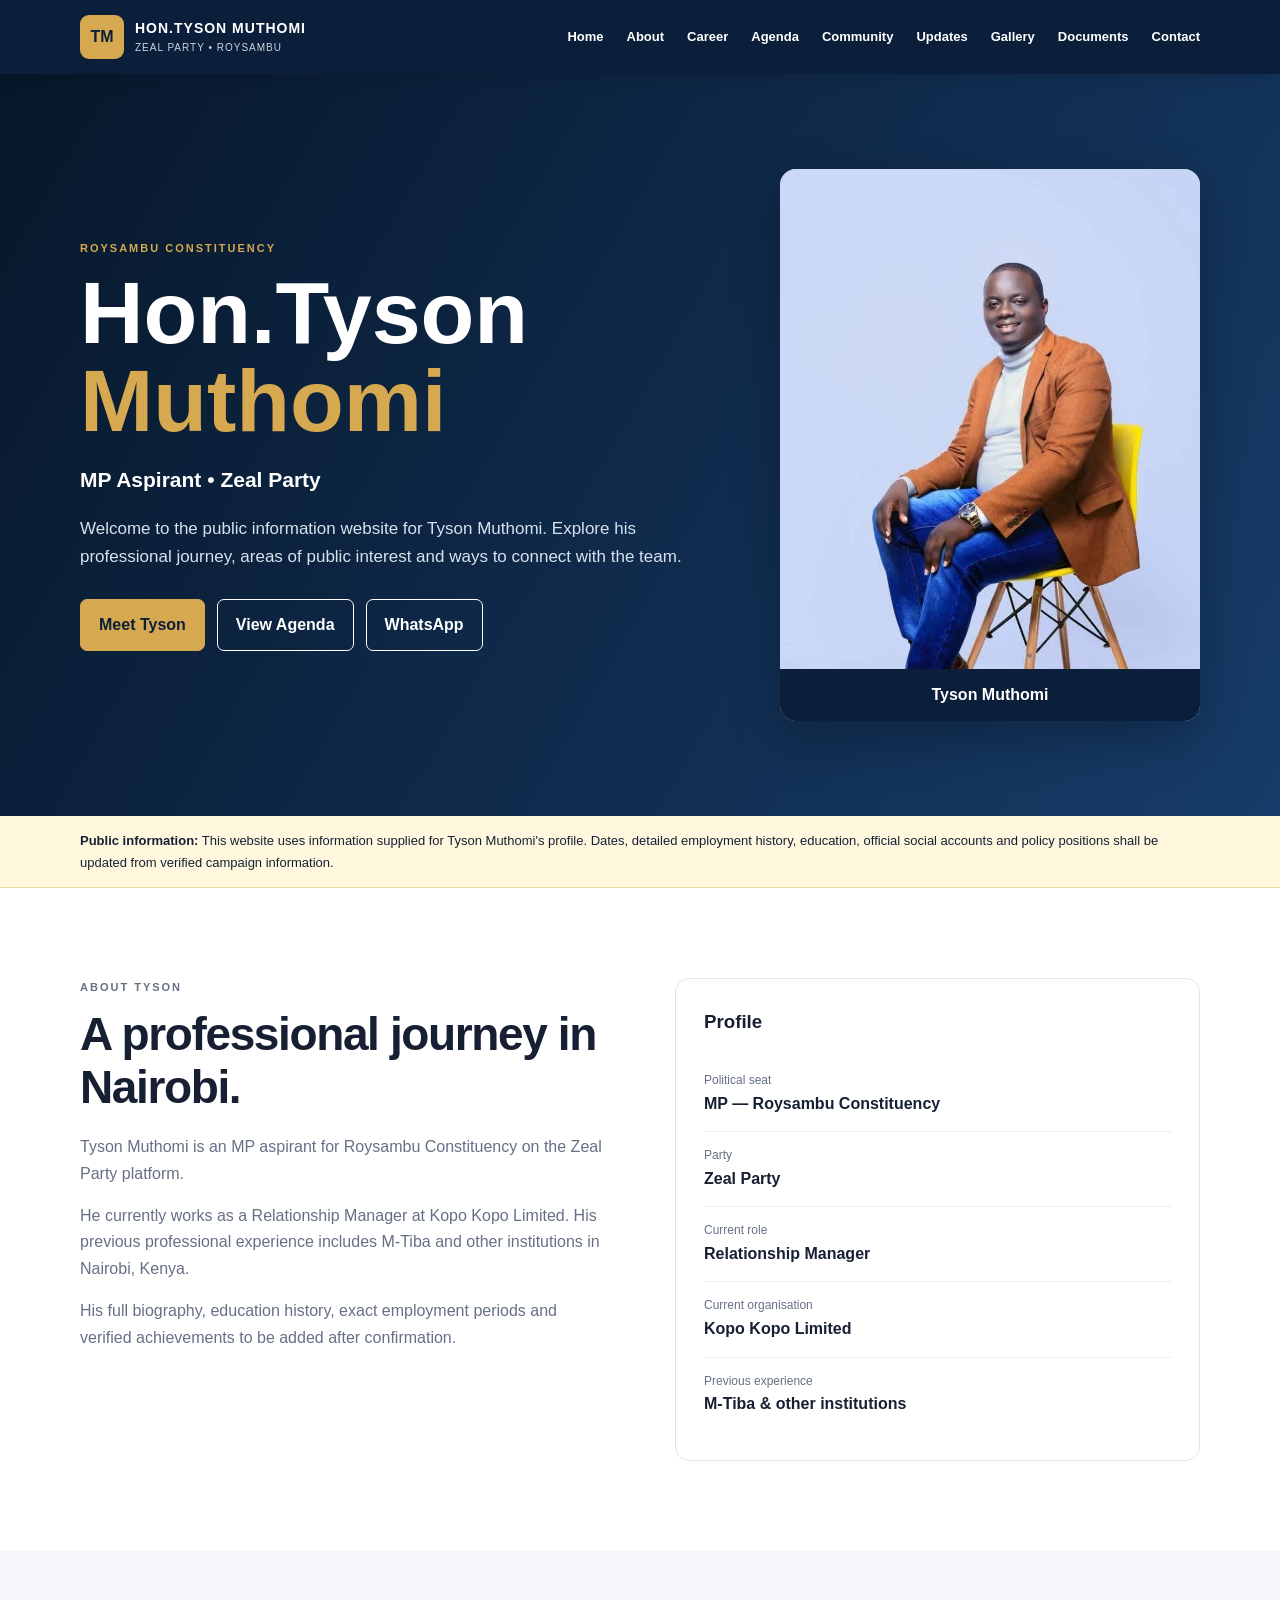
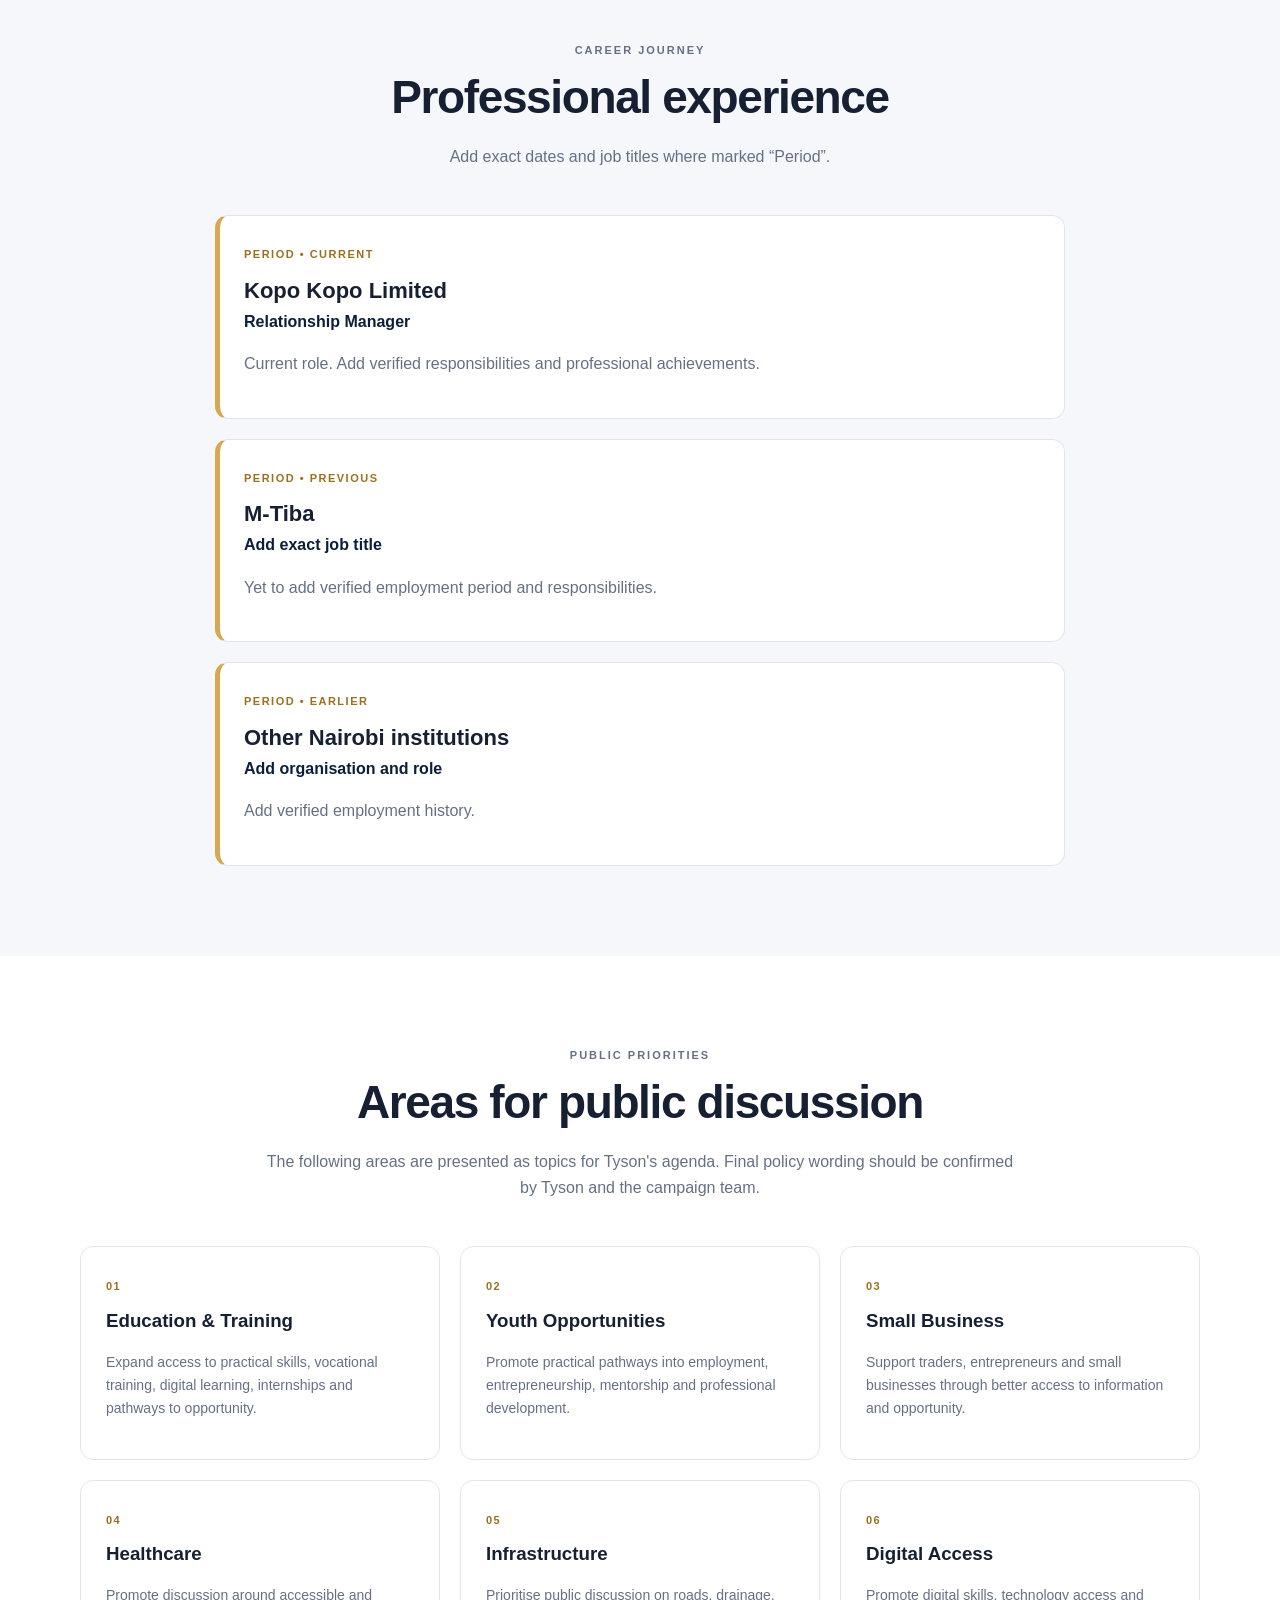
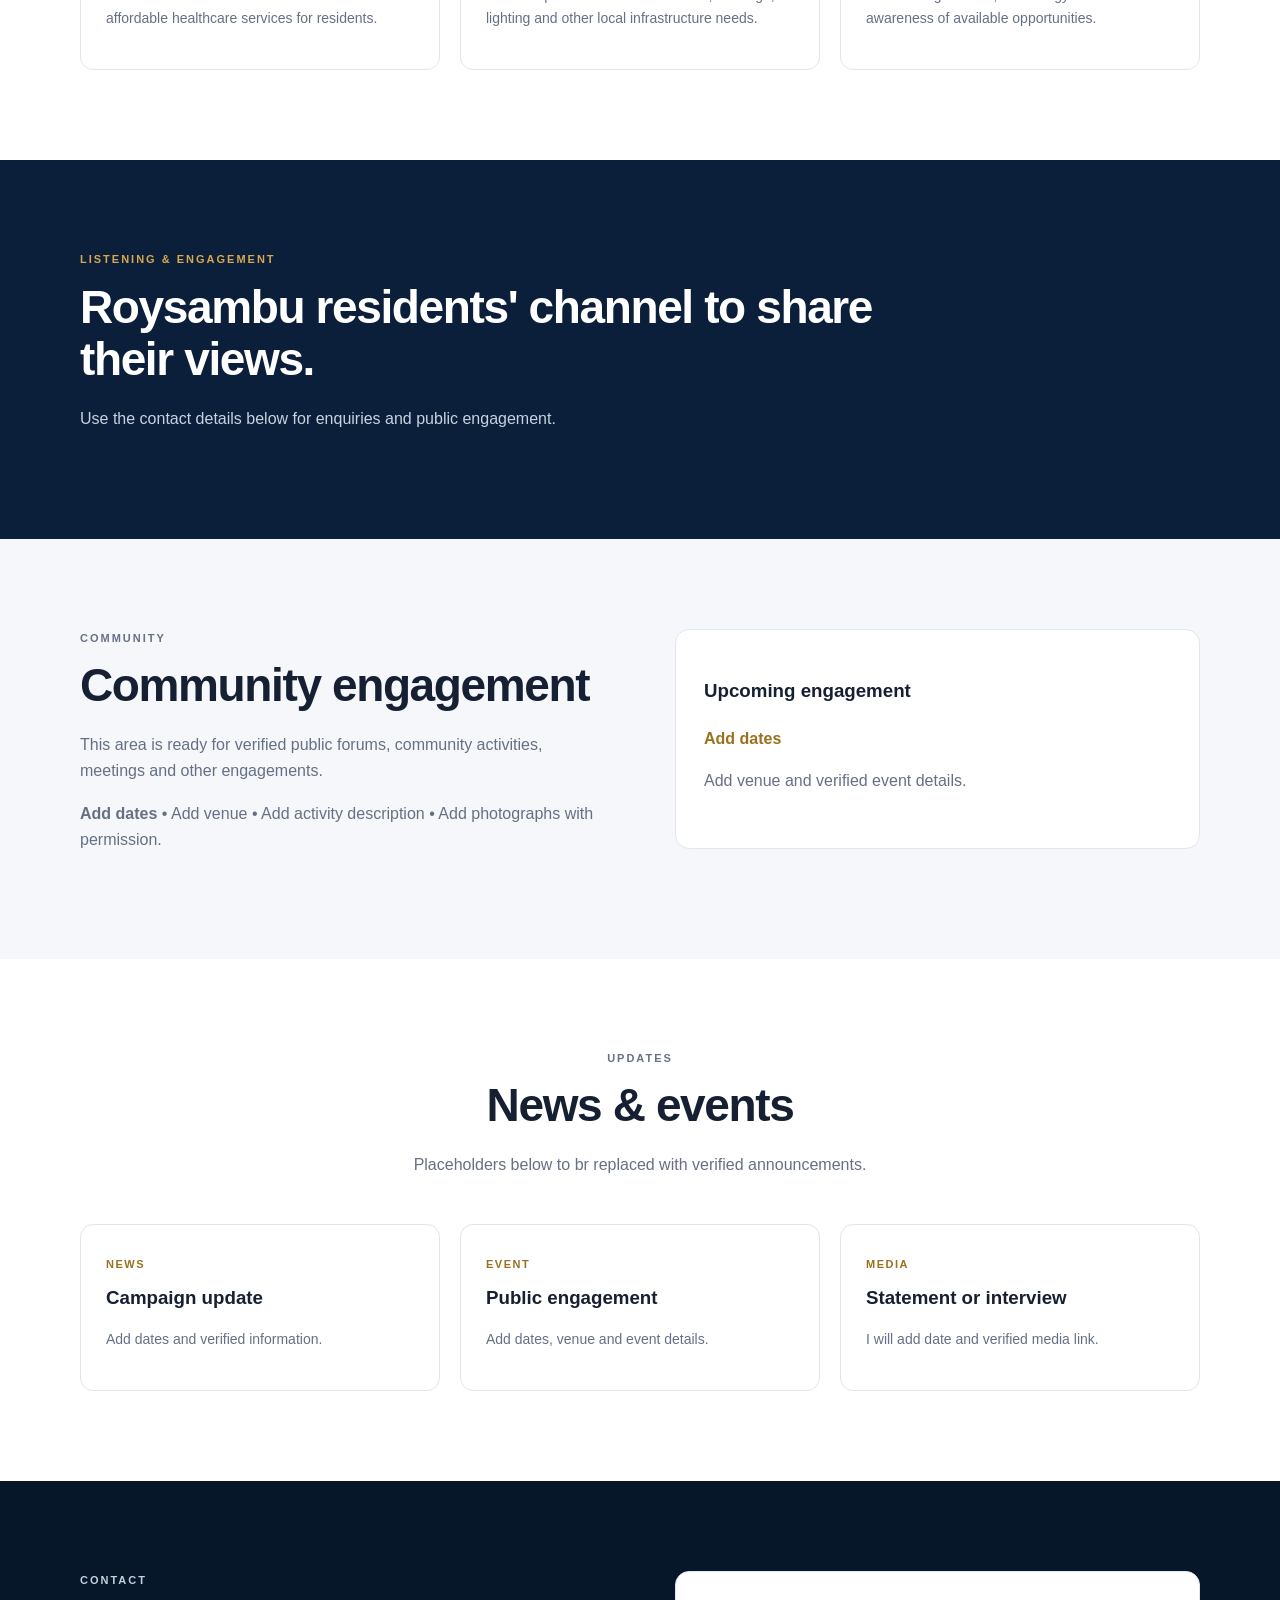
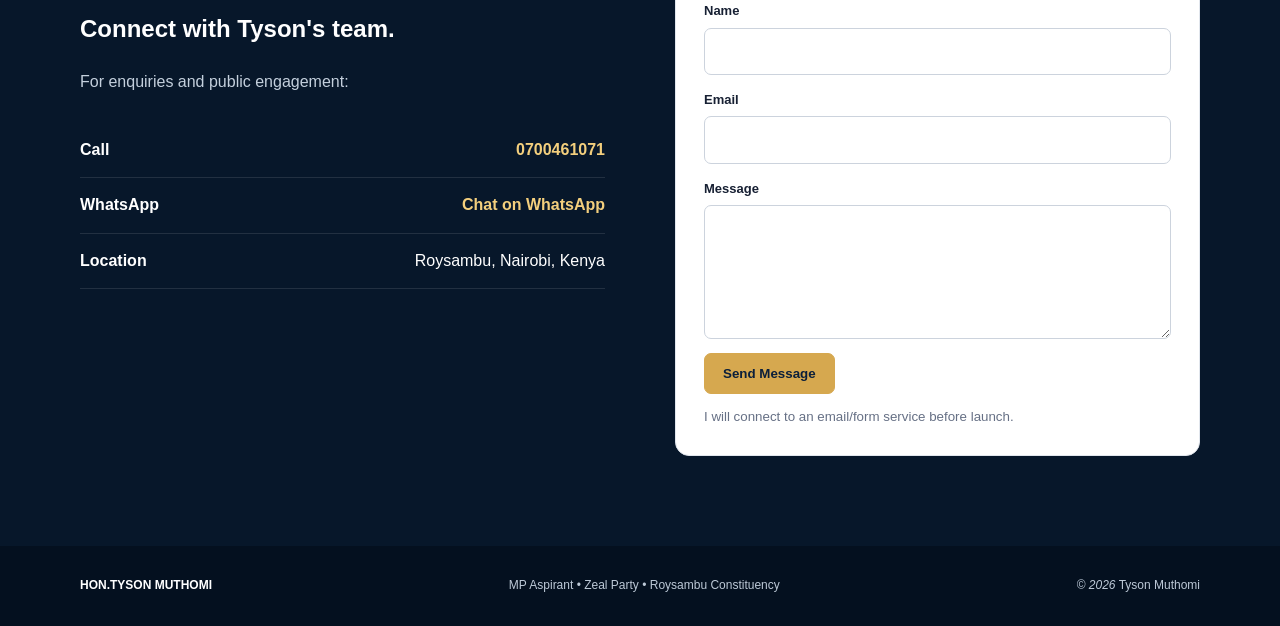
<file: index.html>
<!DOCTYPE html>
<html lang="en">
<head>
<meta charset="UTF-8">
<meta name="viewport" content="width=device-width, initial-scale=1.0">
<meta name="description" content="Tyson Muthomi — MP Aspirant for Roysambu Constituency, Zeal Party.">
<meta name="theme-color" content="#0b1f3a">
<title>Hon.Tyson Muthomi | Roysambu Constituency</title>
<link rel="stylesheet" href="styles.css">
</head>
<body>
<header class="header">
  <div class="container nav-wrap">
    <a class="brand" href="#home"><span class="logo">TM</span><span><b>HON.TYSON MUTHOMI</b><small>ZEAL PARTY • ROYSAMBU</small></span></a>
    <button class="menu" id="menu" aria-label="Open menu">☰</button>
    <nav id="nav"><a href="#home">Home</a><a href="#about">About</a><a href="#career">Career</a><a href="#agenda">Agenda</a><a href="#community">Community</a><a href="updates.html">Updates</a><a href="gallery.html">Gallery</a><a href="documents.html">Documents</a><a href="#contact">Contact</a></nav>
  </div>
</header>

<main>
<section class="hero" id="home">
  <div class="container hero-grid">
    <div class="hero-copy">
      <p class="eyebrow">ROYSAMBU CONSTITUENCY</p>
      <h1>Hon.Tyson <span>Muthomi</span></h1>
      <h2>MP Aspirant • Zeal Party</h2>
      <p class="lead">Welcome to the public information website for Tyson Muthomi. Explore his professional journey, areas of public interest and ways to connect with the team.</p>
      <div class="actions"><a class="btn primary" href="#about">Meet Tyson</a><a class="btn outline" href="#agenda">View Agenda</a><a class="btn outline" href="https://wa.me/254700461071?text=Hello%20Tyson%20Muthomi" target="_blank" rel="noopener">WhatsApp</a></div>
    </div>
    <div class="hero-photo"><img src="tyson-muthomi.jpg" alt="Tyson Muthomi"><div class="photo-caption">Tyson Muthomi</div></div>
  </div>
</section>

<section class="notice"><div class="container"><strong>Public information:</strong> This website uses information supplied for Tyson Muthomi's profile. Dates, detailed employment history, education, official social accounts and policy positions shall be updated from verified campaign information.</div></section>

<section class="section" id="about"><div class="container two-col">
  <div><p class="eyebrow">ABOUT TYSON</p><h2>A professional journey in Nairobi.</h2>
  <p>Tyson Muthomi is an MP aspirant for Roysambu Constituency on the Zeal Party platform.</p>
  <p>He currently works as a Relationship Manager at Kopo Kopo Limited. His previous professional experience includes M-Tiba and other institutions in Nairobi, Kenya.</p>
  <p>His full biography, education history, exact employment periods and verified achievements to be added after confirmation.</p></div>
  <aside class="profile-card"><h3>Profile</h3><div><span>Political seat</span><b>MP — Roysambu Constituency</b></div><div><span>Party</span><b>Zeal Party</b></div><div><span>Current role</span><b>Relationship Manager</b></div><div><span>Current organisation</span><b>Kopo Kopo Limited</b></div><div><span>Previous experience</span><b>M-Tiba & other institutions</b></div></aside>
</div></section>

<section class="section alt" id="career"><div class="container"><div class="heading"><p class="eyebrow">CAREER JOURNEY</p><h2>Professional experience</h2><p>Add exact dates and job titles where marked “Period”.</p></div>
<div class="timeline">
<article><span>PERIOD • CURRENT</span><h3>Kopo Kopo Limited</h3><h4>Relationship Manager</h4><p>Current role. Add verified responsibilities and professional achievements.</p></article>
<article><span>PERIOD • PREVIOUS</span><h3>M-Tiba</h3><h4>Add exact job title</h4><p>Yet to add verified employment period and responsibilities.</p></article>
<article><span>PERIOD • EARLIER</span><h3>Other Nairobi institutions</h3><h4>Add organisation and role</h4><p>Add verified employment history.</p></article>
</div></div></section>

<section class="section" id="agenda"><div class="container"><div class="heading"><p class="eyebrow">PUBLIC PRIORITIES</p><h2>Areas for public discussion</h2><p>The following areas are presented as topics for Tyson's agenda. Final policy wording should be confirmed by Tyson and the campaign team.</p></div>
<div class="cards">
<article><span>01</span><h3>Education & Training</h3><p>Expand access to practical skills, vocational training, digital learning, internships and pathways to opportunity.</p></article>
<article><span>02</span><h3>Youth Opportunities</h3><p>Promote practical pathways into employment, entrepreneurship, mentorship and professional development.</p></article>
<article><span>03</span><h3>Small Business</h3><p>Support traders, entrepreneurs and small businesses through better access to information and opportunity.</p></article>
<article><span>04</span><h3>Healthcare</h3><p>Promote discussion around accessible and affordable healthcare services for residents.</p></article>
<article><span>05</span><h3>Infrastructure</h3><p>Prioritise public discussion on roads, drainage, lighting and other local infrastructure needs.</p></article>
<article><span>06</span><h3>Digital Access</h3><p>Promote digital skills, technology access and awareness of available opportunities.</p></article>
</div></div></section>

<section class="quote"><div class="container"><p class="eyebrow">LISTENING & ENGAGEMENT</p><h2>Roysambu residents' channel to share their views.</h2><p>Use the contact details below for enquiries and public engagement.</p></div></section>

<section class="section alt" id="community"><div class="container two-col"><div><p class="eyebrow">COMMUNITY</p><h2>Community engagement</h2><p>This area is ready for verified public forums, community activities, meetings and other engagements.</p><p><b>Add dates</b> • Add venue • Add activity description • Add photographs with permission.</p></div><aside class="empty"><h3>Upcoming engagement</h3><strong>Add dates</strong><p>Add venue and verified event details.</p></aside></div></section>

<section class="section" id="updates"><div class="container"><div class="heading"><p class="eyebrow">UPDATES</p><h2>News & events</h2><p>Placeholders below to br replaced with verified announcements.</p></div><div class="cards three"><article><span>NEWS</span><h3>Campaign update</h3><p>Add dates and verified information.</p></article><article><span>EVENT</span><h3>Public engagement</h3><p>Add dates, venue and event details.</p></article><article><span>MEDIA</span><h3>Statement or interview</h3><p>I will add date and verified media link.</p></article></div></div></section>

<section class="contact" id="contact"><div class="container two-col"><div><p class="eyebrow light">CONTACT</p><h2>Connect with Tyson's team.</h2><p>For enquiries and public engagement:</p><div class="contact-list"><div><b>Call</b><a href="tel:0700461071">0700461071</a></div><div><b>WhatsApp</b><a href="https://wa.me/254700461071?text=Hello%20Tyson%20Muthomi" target="_blank" rel="noopener">Chat on WhatsApp</a></div><div><b>Location</b><span>Roysambu, Nairobi, Kenya</span></div></div></div>
<form id="form"><label>Name<input required type="text" name="name"></label><label>Email<input required type="email" name="email"></label><label>Message<textarea required rows="5" name="message"></textarea></label><button class="btn primary" type="submit">Send Message</button><small id="form-note">I will connect to an email/form service before launch.</small></form></div></section>
</main>
<footer><div class="container footer"><b>HON.TYSON MUTHOMI</b><span>MP Aspirant • Zeal Party • Roysambu Constituency</span><span>© <i id="year"></i> Tyson Muthomi</span></div></footer>
<script src="script.js"></script>
</body></html>
</file>
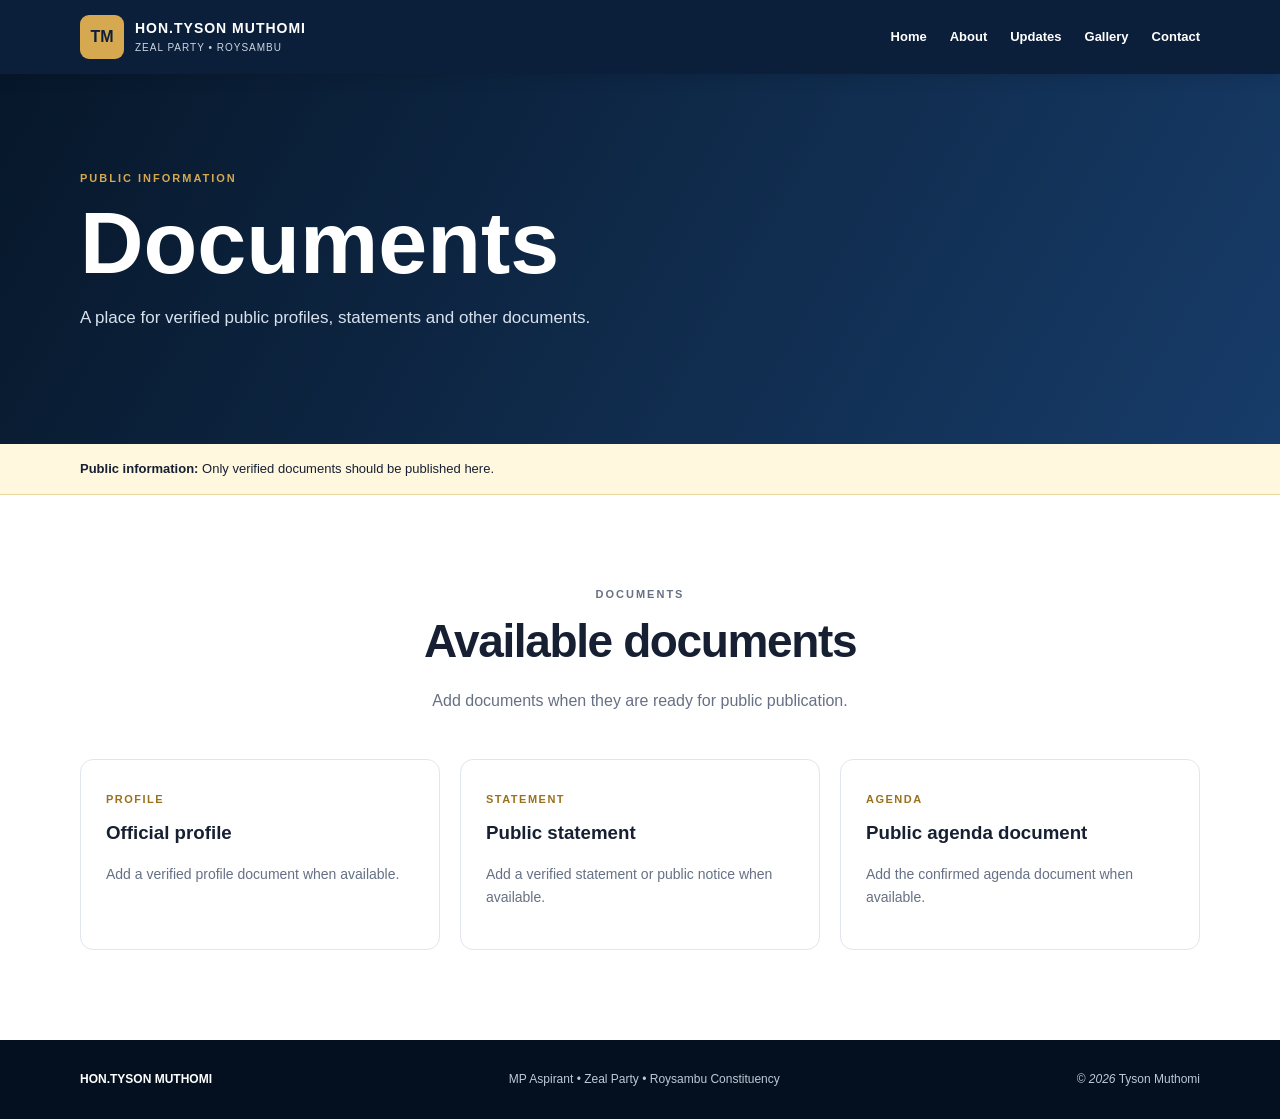
<file: documents.html>
<!DOCTYPE html>
<html lang="en"><head><meta charset="UTF-8"><meta name="viewport" content="width=device-width, initial-scale=1.0">
<meta name="description" content="Public documents and statements for Tyson Muthomi."><meta name="theme-color" content="#0b1f3a">
<title>Documents | Hon. Tyson Muthomi</title><link rel="stylesheet" href="styles.css"></head>
<body><header class="header"><div class="container nav-wrap">
<a class="brand" href="index.html"><span class="logo">TM</span><span><b>HON.TYSON MUTHOMI</b><small>ZEAL PARTY • ROYSAMBU</small></span></a>
<button class="menu" id="menu" aria-label="Open menu">☰</button><nav id="nav"><a href="index.html">Home</a><a href="index.html#about">About</a><a href="updates.html">Updates</a><a href="gallery.html">Gallery</a><a href="index.html#contact">Contact</a></nav>
</div></header><main>
<section class="hero"><div class="container"><p class="eyebrow">PUBLIC INFORMATION</p><h1>Documents</h1><p class="lead">A place for verified public profiles, statements and other documents.</p></div></section>
<section class="notice"><div class="container"><strong>Public information:</strong> Only verified documents should be published here.</div></section>
<section class="section"><div class="container"><div class="heading"><p class="eyebrow">DOCUMENTS</p><h2>Available documents</h2><p>Add documents when they are ready for public publication.</p></div>
<div class="cards"><article><span>PROFILE</span><h3>Official profile</h3><p>Add a verified profile document when available.</p></article>
<article><span>STATEMENT</span><h3>Public statement</h3><p>Add a verified statement or public notice when available.</p></article>
<article><span>AGENDA</span><h3>Public agenda document</h3><p>Add the confirmed agenda document when available.</p></article></div></div></section>
</main><footer><div class="container footer"><b>HON.TYSON MUTHOMI</b><span>MP Aspirant • Zeal Party • Roysambu Constituency</span><span>© <i id="year"></i> Tyson Muthomi</span></div></footer>
<script src="script.js"></script></body></html>
</file>
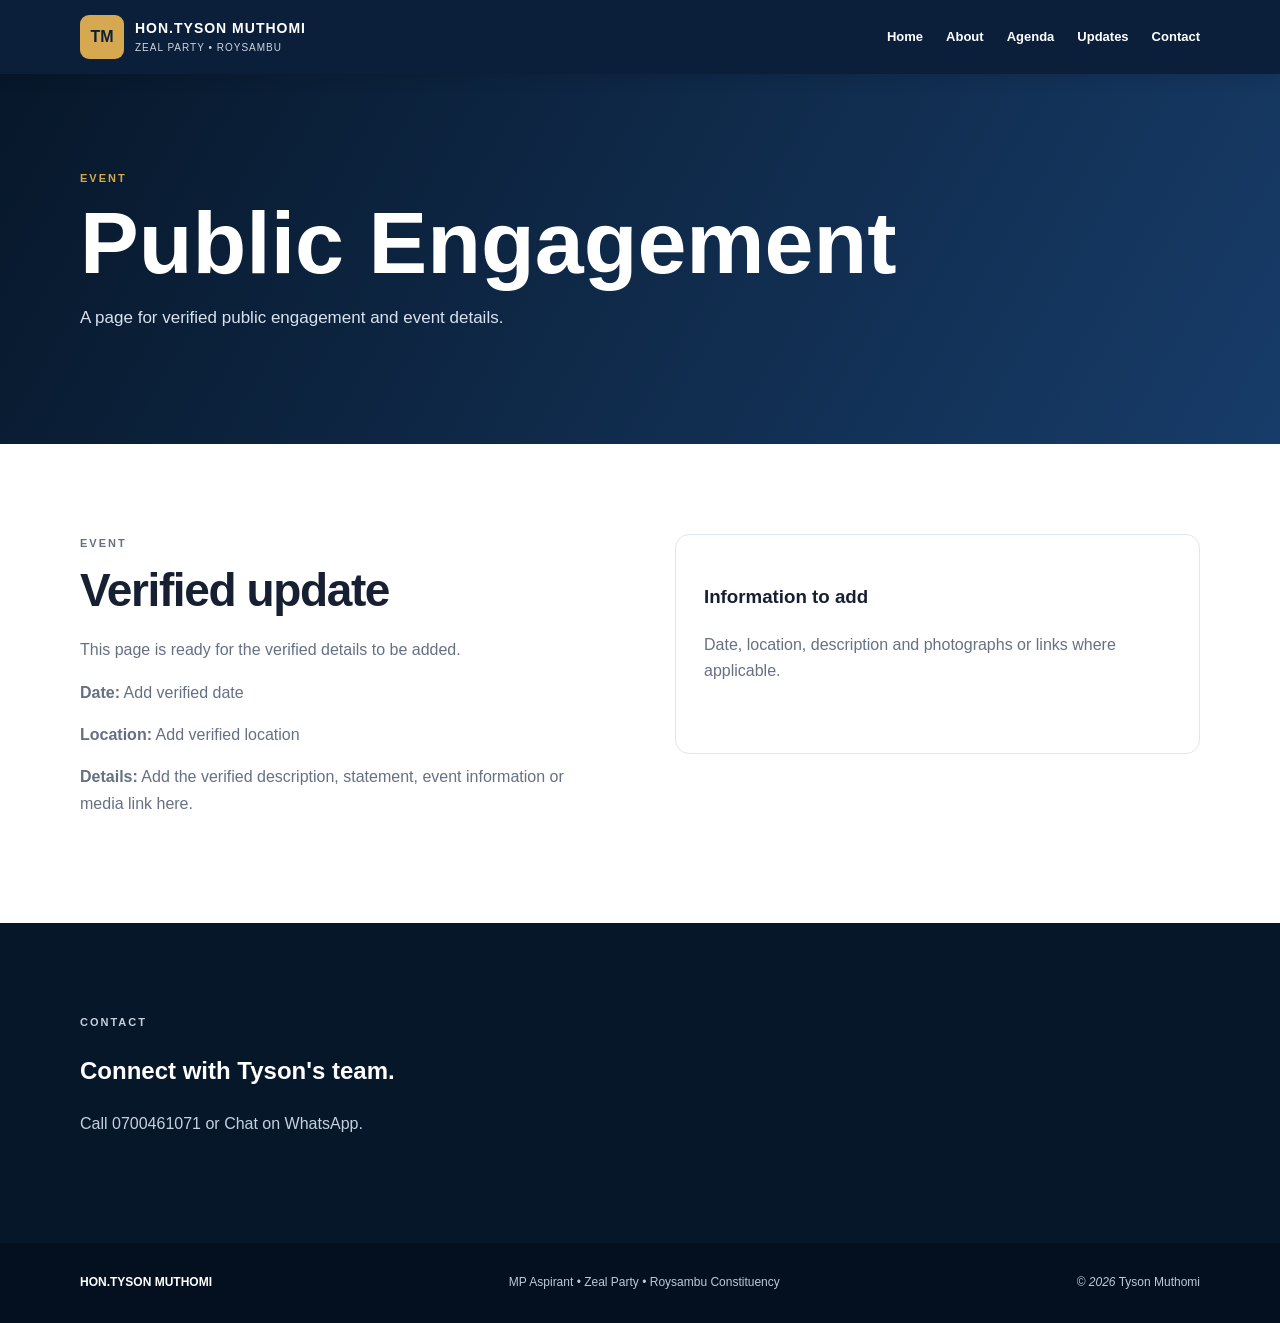
<file: events.html>
<!DOCTYPE html>
<html lang="en">
<head>
<meta charset="UTF-8">
<meta name="viewport" content="width=device-width, initial-scale=1.0">
<meta name="description" content="Public Engagement — Tyson Muthomi.">
<meta name="theme-color" content="#0b1f3a">
<title>Public Engagement | Hon. Tyson Muthomi</title>
<link rel="stylesheet" href="styles.css">
</head>
<body>
<header class="header">
  <div class="container nav-wrap">
    <a class="brand" href="index.html"><span class="logo">TM</span><span><b>HON.TYSON MUTHOMI</b><small>ZEAL PARTY • ROYSAMBU</small></span></a>
    <button class="menu" id="menu" aria-label="Open menu">☰</button>
    <nav id="nav"><a href="index.html">Home</a><a href="index.html#about">About</a><a href="index.html#agenda">Agenda</a><a href="updates.html">Updates</a><a href="index.html#contact">Contact</a></nav>
  </div>
</header>
<main>
<section class="hero"><div class="container"><p class="eyebrow">EVENT</p><h1>Public Engagement</h1><p class="lead">A page for verified public engagement and event details.</p></div></section>
<section class="section"><div class="container two-col">
  <div><p class="eyebrow">EVENT</p><h2>Verified update</h2><p>This page is ready for the verified details to be added.</p><p><b>Date:</b> Add verified date</p><p><b>Location:</b> Add verified location</p><p><b>Details:</b> Add the verified description, statement, event information or media link here.</p></div>
  <aside class="empty"><h3>Information to add</h3><p>Date, location, description and photographs or links where applicable.</p></aside>
</div></section>
<section class="contact"><div class="container"><p class="eyebrow light">CONTACT</p><h2>Connect with Tyson's team.</h2><p>Call <a href="tel:0700461071">0700461071</a> or <a href="https://wa.me/254700461071?text=Hello%20Tyson%20Muthomi" target="_blank" rel="noopener">Chat on WhatsApp</a>.</p></div></section>
</main>
<footer><div class="container footer"><b>HON.TYSON MUTHOMI</b><span>MP Aspirant • Zeal Party • Roysambu Constituency</span><span>© <i id="year"></i> Tyson Muthomi</span></div></footer>
<script src="script.js"></script>
</body></html>
</file>
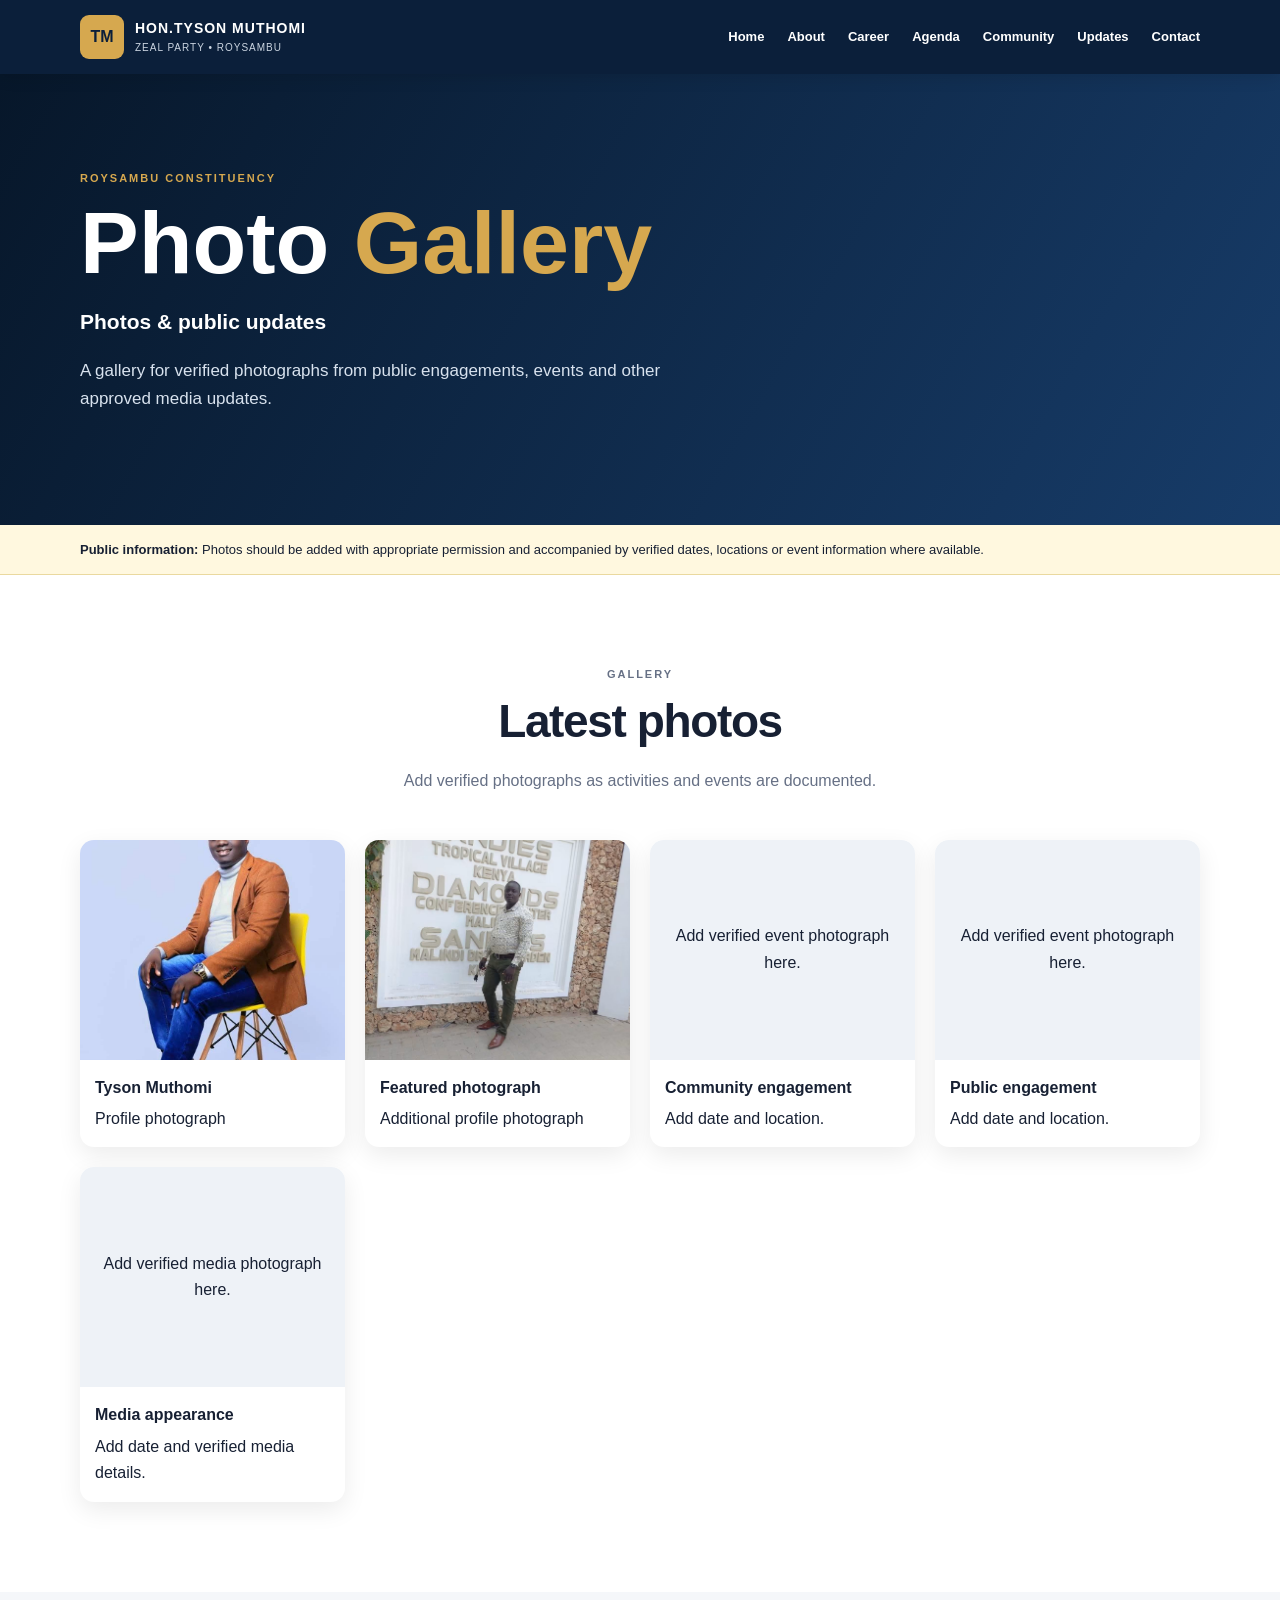
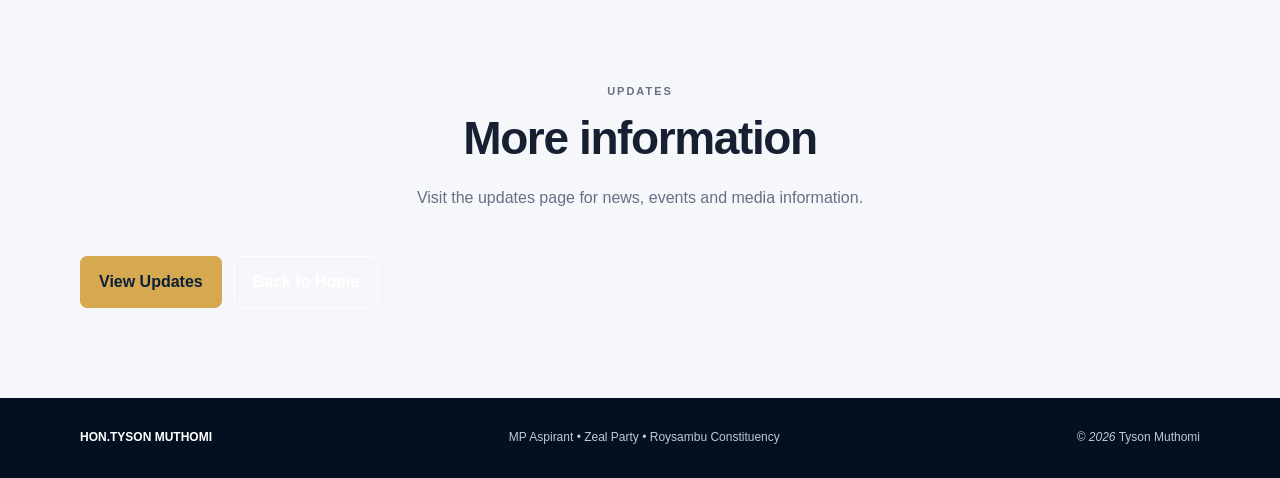
<file: gallery.html>
<!DOCTYPE html>
<html lang="en"><head>
<meta charset="UTF-8"><meta name="viewport" content="width=device-width, initial-scale=1.0">
<meta name="description" content="Photo gallery for Tyson Muthomi.">
<meta name="theme-color" content="#0b1f3a"><title>Photo Gallery | Hon. Tyson Muthomi</title>
<link rel="stylesheet" href="styles.css">
<style>
.gallery-grid{display:grid;grid-template-columns:repeat(auto-fit,minmax(220px,1fr));gap:20px}
.gallery-item{background:#fff;border-radius:14px;overflow:hidden;text-decoration:none;color:inherit;box-shadow:0 8px 24px rgba(0,0,0,.08)}
.gallery-item img{width:100%;height:220px;object-fit:cover;display:block}
.gallery-caption{padding:15px}.gallery-caption b{display:block;margin-bottom:5px}
.gallery-placeholder{min-height:220px;display:flex;align-items:center;justify-content:center;padding:20px;text-align:center;background:#eef2f7}
</style></head>
<body>
<header class="header"><div class="container nav-wrap">
<a class="brand" href="index.html"><span class="logo">TM</span><span><b>HON.TYSON MUTHOMI</b><small>ZEAL PARTY • ROYSAMBU</small></span></a>
<button class="menu" id="menu" aria-label="Open menu">☰</button>
<nav id="nav"><a href="index.html">Home</a><a href="index.html#about">About</a><a href="index.html#career">Career</a><a href="index.html#agenda">Agenda</a><a href="index.html#community">Community</a><a href="updates.html">Updates</a><a href="index.html#contact">Contact</a></nav>
</div></header>
<main>
<section class="hero"><div class="container"><p class="eyebrow">ROYSAMBU CONSTITUENCY</p><h1>Photo <span>Gallery</span></h1><h2>Photos & public updates</h2><p class="lead">A gallery for verified photographs from public engagements, events and other approved media updates.</p></div></section>
<section class="notice"><div class="container"><strong>Public information:</strong> Photos should be added with appropriate permission and accompanied by verified dates, locations or event information where available.</div></section>
<section class="section"><div class="container"><div class="heading"><p class="eyebrow">GALLERY</p><h2>Latest photos</h2><p>Add verified photographs as activities and events are documented.</p></div>
<div class="gallery-grid">
<a class="gallery-item" href="tyson-muthomi.jpg" target="_blank" rel="noopener"><img src="tyson-muthomi.jpg" alt="Tyson Muthomi"><div class="gallery-caption"><b>Tyson Muthomi</b><span>Profile photograph</span></div></a>
  <a class="gallery-item featured" href="muthomi.jpeg" target="_blank" rel="noopener">
  <img src="muthomi.jpeg" alt="Tyson Muthomi">
  <div class="gallery-caption">
    <b>Featured photograph</b>
    <span>Additional profile photograph</span>
  </div>
</a>
<div class="gallery-item"><div class="gallery-placeholder">Add verified event photograph here.</div><div class="gallery-caption"><b>Community engagement</b><span>Add date and location.</span></div></div>
<div class="gallery-item"><div class="gallery-placeholder">Add verified event photograph here.</div><div class="gallery-caption"><b>Public engagement</b><span>Add date and location.</span></div></div>
<div class="gallery-item"><div class="gallery-placeholder">Add verified media photograph here.</div><div class="gallery-caption"><b>Media appearance</b><span>Add date and verified media details.</span></div></div>
</div></div></section>
<section class="section alt"><div class="container"><div class="heading"><p class="eyebrow">UPDATES</p><h2>More information</h2><p>Visit the updates page for news, events and media information.</p></div><div class="actions"><a class="btn primary" href="updates.html">View Updates</a><a class="btn outline" href="index.html">Back to Home</a></div></div></section>
</main>
<footer><div class="container footer"><b>HON.TYSON MUTHOMI</b><span>MP Aspirant • Zeal Party • Roysambu Constituency</span><span>© <i id="year"></i> Tyson Muthomi</span></div></footer>
<script src="script.js"></script></body></html>
</file>
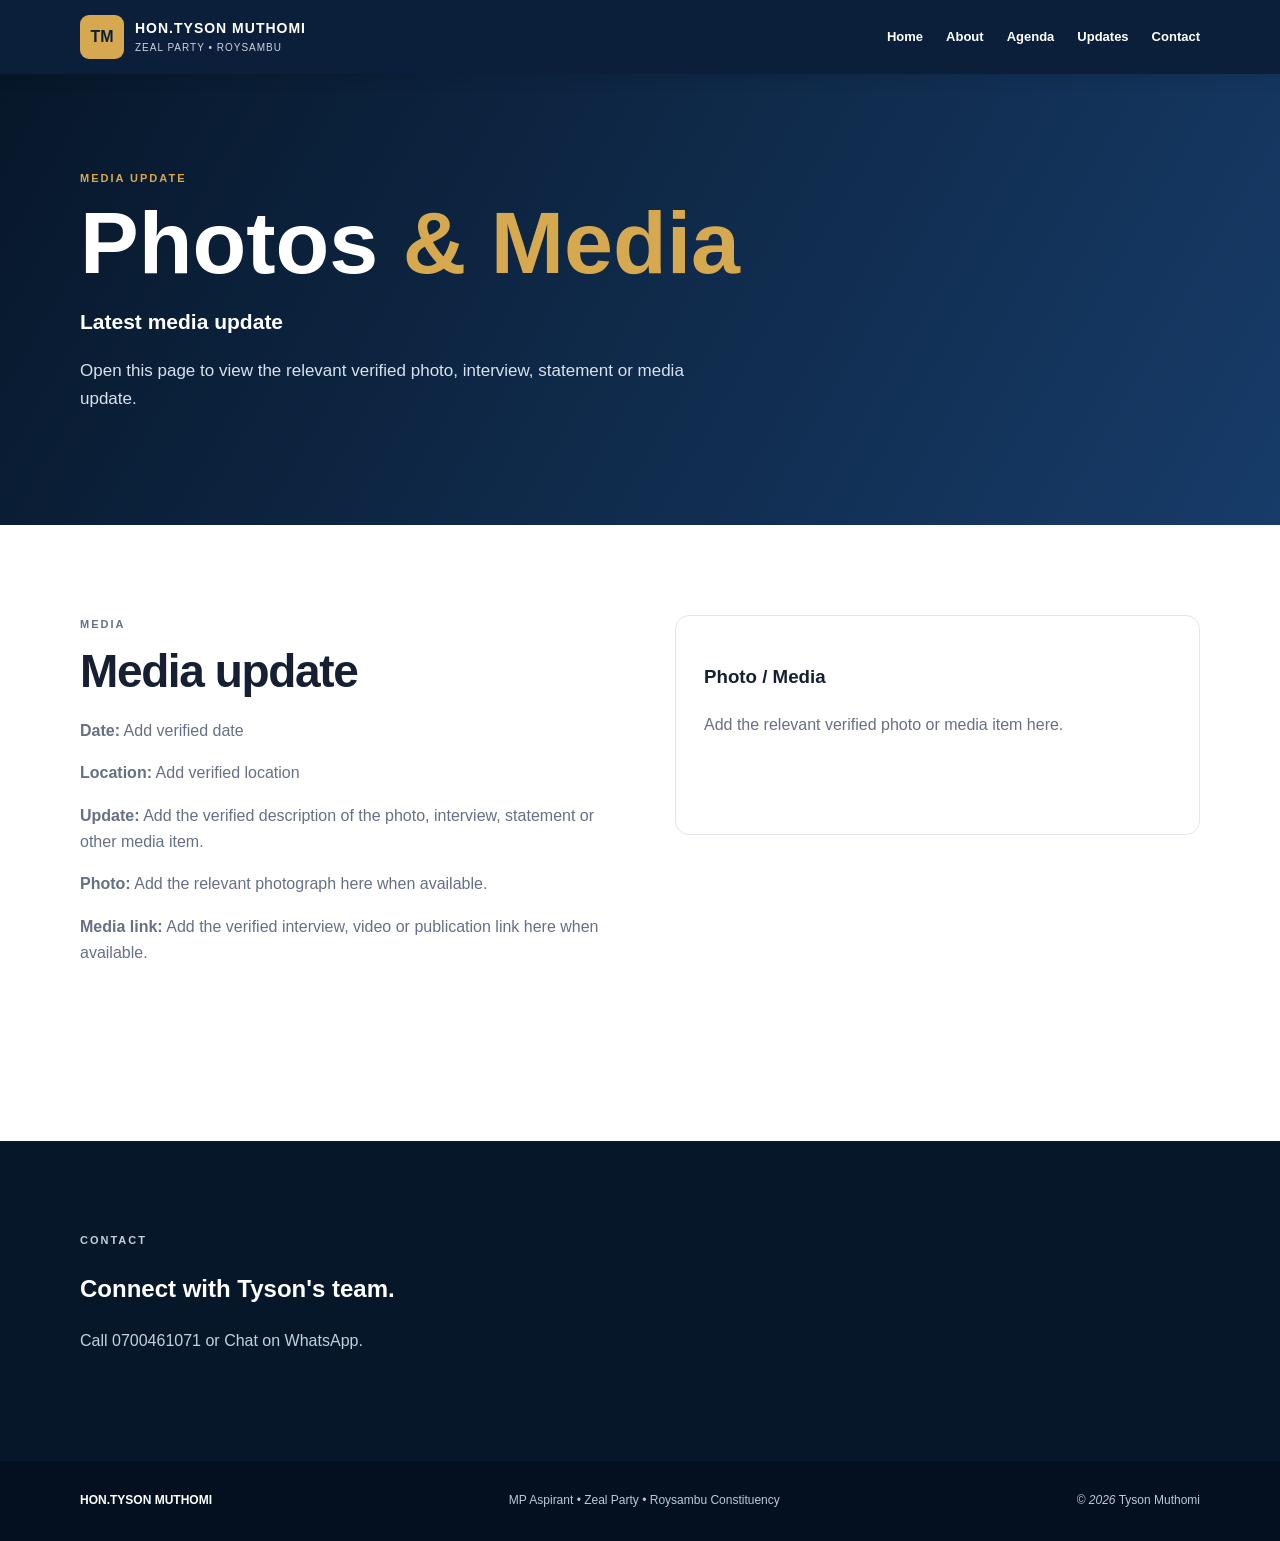
<file: media.html>
<!DOCTYPE html>
<html lang="en">
<head>
<meta charset="UTF-8">
<meta name="viewport" content="width=device-width, initial-scale=1.0">
<meta name="description" content="Media and photo update for Tyson Muthomi.">
<meta name="theme-color" content="#0b1f3a">
<title>Media & Photos | Hon. Tyson Muthomi</title>
<link rel="stylesheet" href="styles.css">
</head>
<body>
<header class="header">
  <div class="container nav-wrap">
    <a class="brand" href="index.html"><span class="logo">TM</span><span><b>HON.TYSON MUTHOMI</b><small>ZEAL PARTY • ROYSAMBU</small></span></a>
    <button class="menu" id="menu" aria-label="Open menu">☰</button>
    <nav id="nav">
      <a href="index.html">Home</a><a href="index.html#about">About</a>
      <a href="index.html#agenda">Agenda</a><a href="updates.html">Updates</a>
      <a href="index.html#contact">Contact</a>
    </nav>
  </div>
</header>

<main>
<section class="hero">
  <div class="container">
    <p class="eyebrow">MEDIA UPDATE</p>
    <h1>Photos <span>& Media</span></h1>
    <h2>Latest media update</h2>
    <p class="lead">Open this page to view the relevant verified photo, interview, statement or media update.</p>
  </div>
</section>

<section class="section">
  <div class="container two-col">
    <div>
      <p class="eyebrow">MEDIA</p>
      <h2>Media update</h2>
      <p><b>Date:</b> Add verified date</p>
      <p><b>Location:</b> Add verified location</p>
      <p><b>Update:</b> Add the verified description of the photo, interview, statement or other media item.</p>
      <p><b>Photo:</b> Add the relevant photograph here when available.</p>
      <p><b>Media link:</b> Add the verified interview, video or publication link here when available.</p>
      <p><a class="btn outline" href="updates.html">← Back to Updates</a></p>
    </div>
    <aside class="empty">
      <h3>Photo / Media</h3>
      <p>Add the relevant verified photo or media item here.</p>
    </aside>
  </div>
</section>

<section class="contact">
  <div class="container">
    <p class="eyebrow light">CONTACT</p>
    <h2>Connect with Tyson's team.</h2>
    <p>Call <a href="tel:0700461071">0700461071</a> or <a href="https://wa.me/254700461071?text=Hello%20Tyson%20Muthomi" target="_blank" rel="noopener">Chat on WhatsApp</a>.</p>
  </div>
</section>
</main>

<footer><div class="container footer"><b>HON.TYSON MUTHOMI</b><span>MP Aspirant • Zeal Party • Roysambu Constituency</span><span>© <i id="year"></i> Tyson Muthomi</span></div></footer>
<script src="script.js"></script>
</body>
</html>
</file>
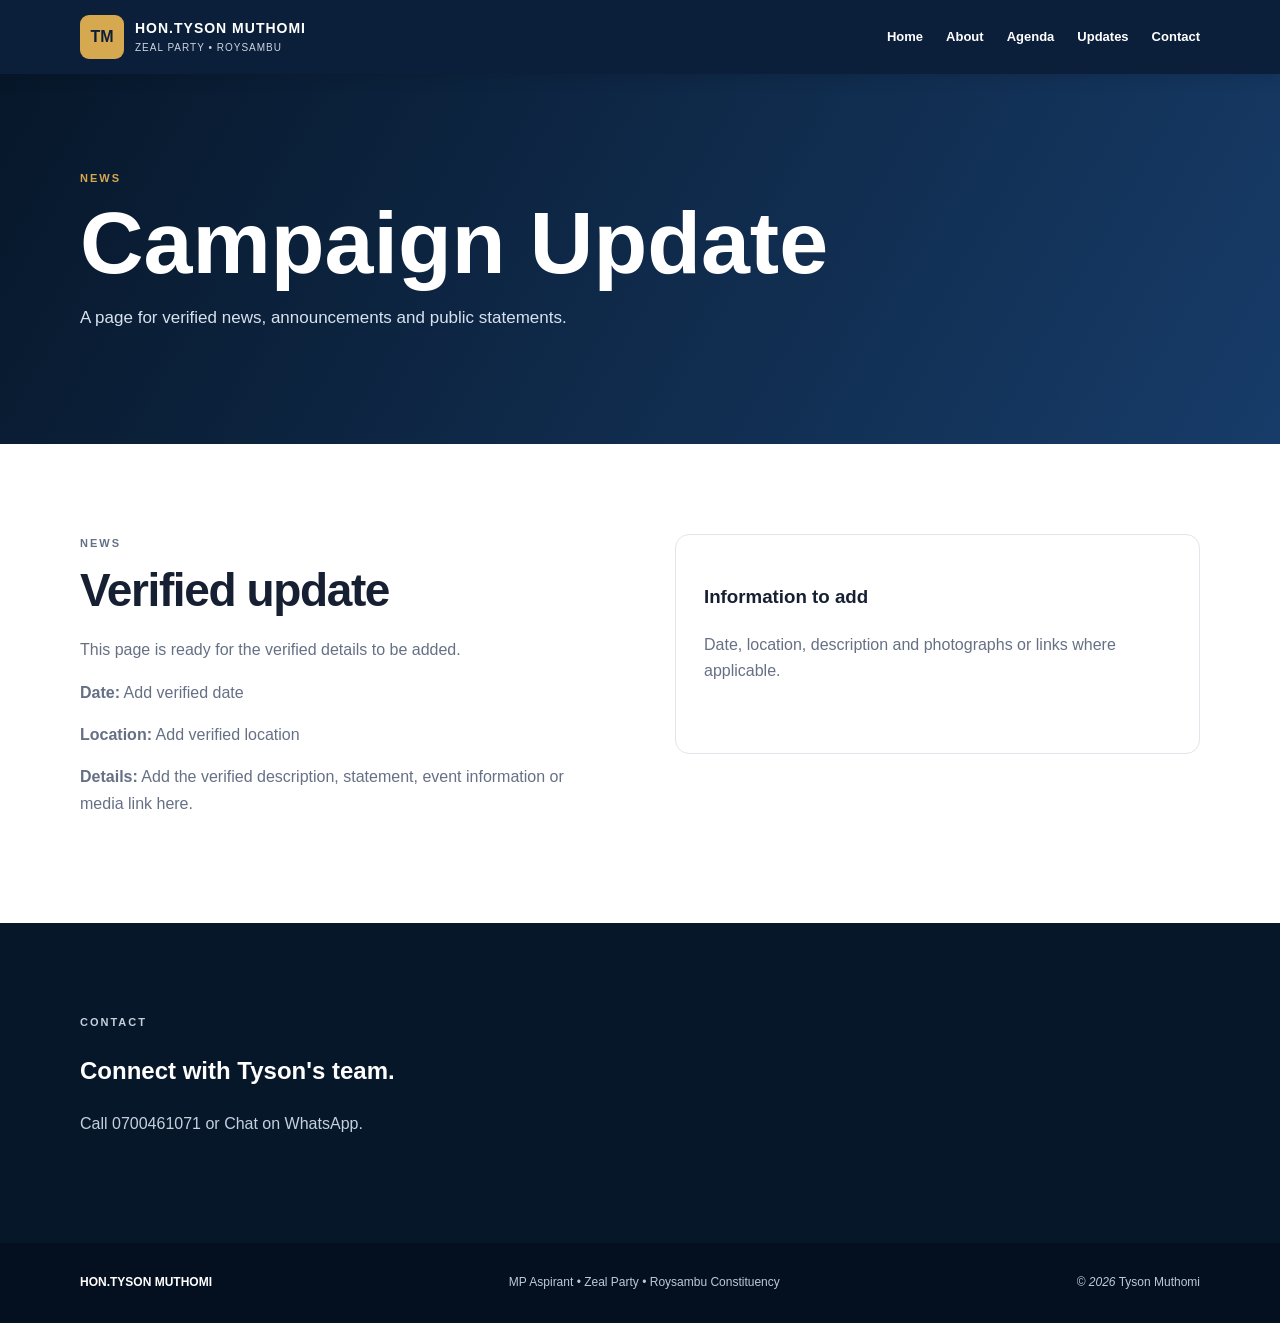
<file: news.html>
<!DOCTYPE html>
<html lang="en">
<head>
<meta charset="UTF-8">
<meta name="viewport" content="width=device-width, initial-scale=1.0">
<meta name="description" content="Campaign Update — Tyson Muthomi.">
<meta name="theme-color" content="#0b1f3a">
<title>Campaign Update | Hon. Tyson Muthomi</title>
<link rel="stylesheet" href="styles.css">
</head>
<body>
<header class="header">
  <div class="container nav-wrap">
    <a class="brand" href="index.html"><span class="logo">TM</span><span><b>HON.TYSON MUTHOMI</b><small>ZEAL PARTY • ROYSAMBU</small></span></a>
    <button class="menu" id="menu" aria-label="Open menu">☰</button>
    <nav id="nav"><a href="index.html">Home</a><a href="index.html#about">About</a><a href="index.html#agenda">Agenda</a><a href="updates.html">Updates</a><a href="index.html#contact">Contact</a></nav>
  </div>
</header>
<main>
<section class="hero"><div class="container"><p class="eyebrow">NEWS</p><h1>Campaign Update</h1><p class="lead">A page for verified news, announcements and public statements.</p></div></section>
<section class="section"><div class="container two-col">
  <div><p class="eyebrow">NEWS</p><h2>Verified update</h2><p>This page is ready for the verified details to be added.</p><p><b>Date:</b> Add verified date</p><p><b>Location:</b> Add verified location</p><p><b>Details:</b> Add the verified description, statement, event information or media link here.</p></div>
  <aside class="empty"><h3>Information to add</h3><p>Date, location, description and photographs or links where applicable.</p></aside>
</div></section>
<section class="contact"><div class="container"><p class="eyebrow light">CONTACT</p><h2>Connect with Tyson's team.</h2><p>Call <a href="tel:0700461071">0700461071</a> or <a href="https://wa.me/254700461071?text=Hello%20Tyson%20Muthomi" target="_blank" rel="noopener">Chat on WhatsApp</a>.</p></div></section>
</main>
<footer><div class="container footer"><b>HON.TYSON MUTHOMI</b><span>MP Aspirant • Zeal Party • Roysambu Constituency</span><span>© <i id="year"></i> Tyson Muthomi</span></div></footer>
<script src="script.js"></script>
</body></html>
</file>
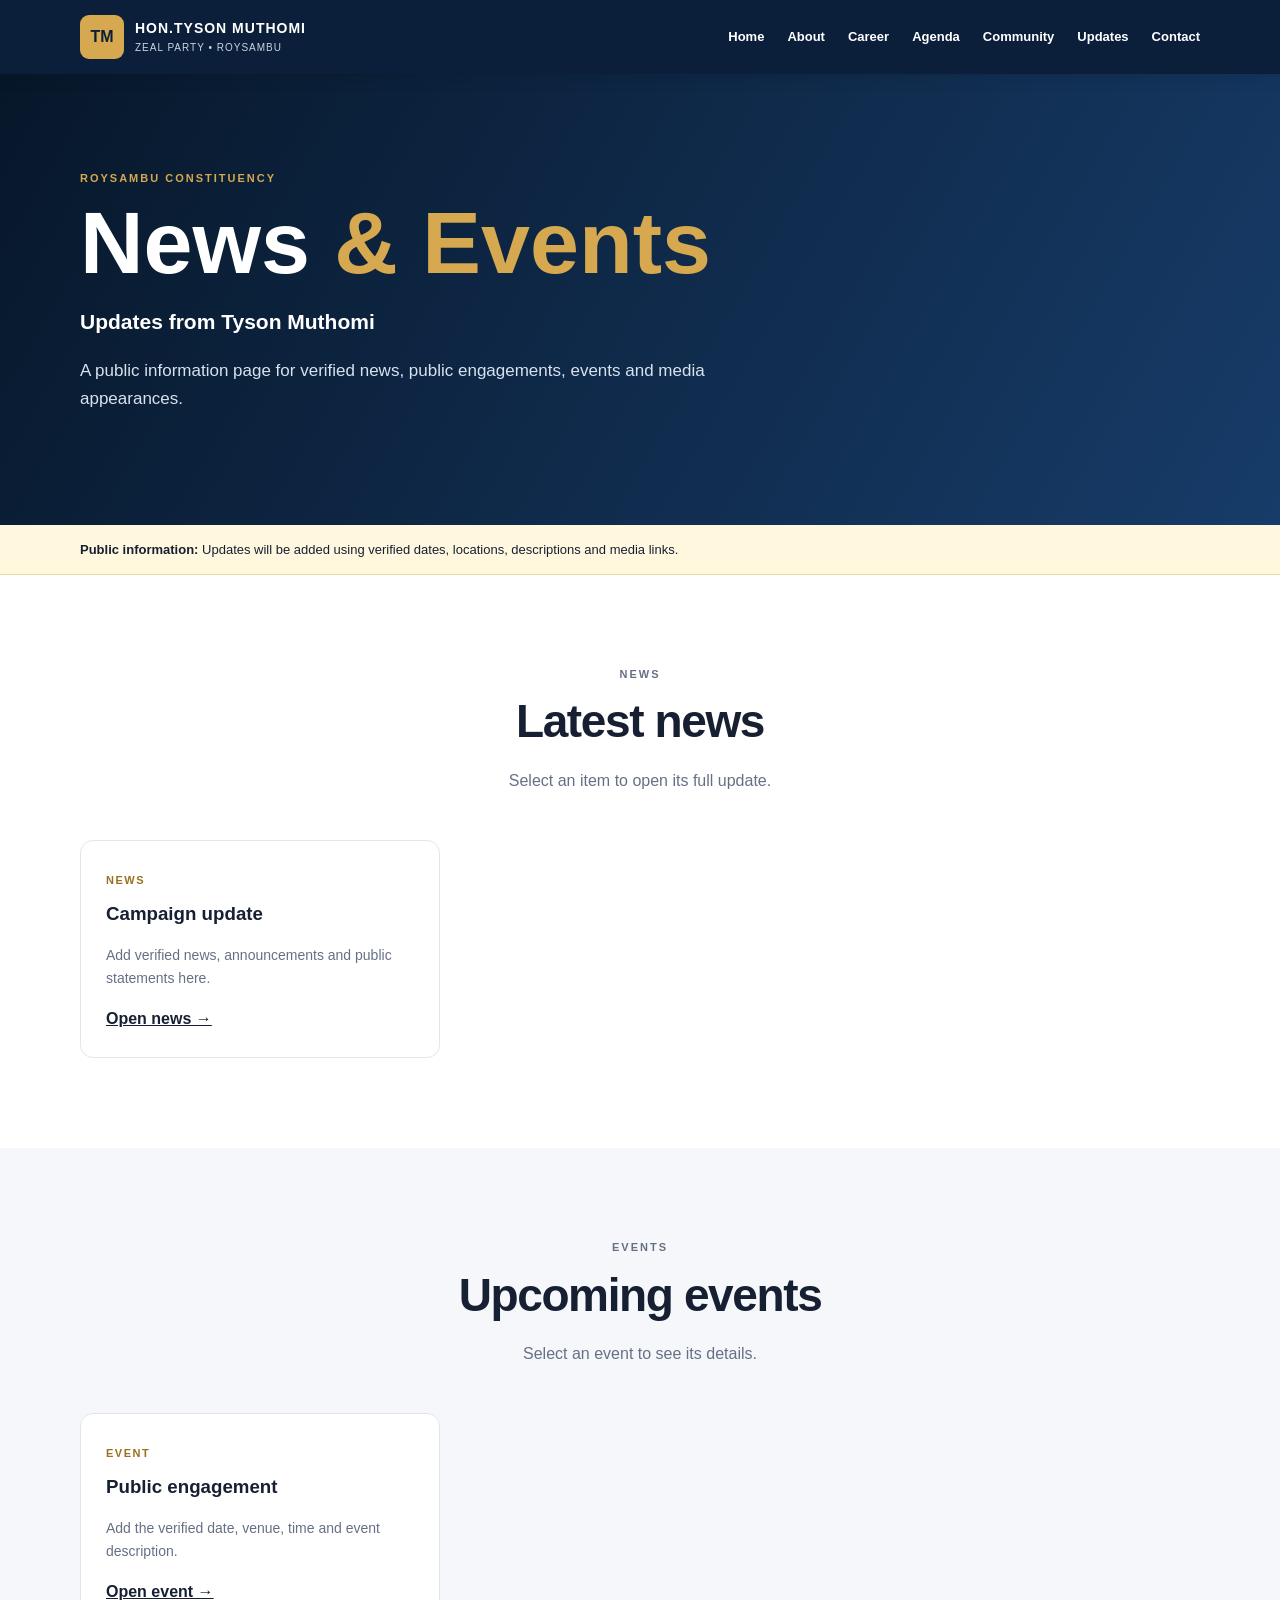
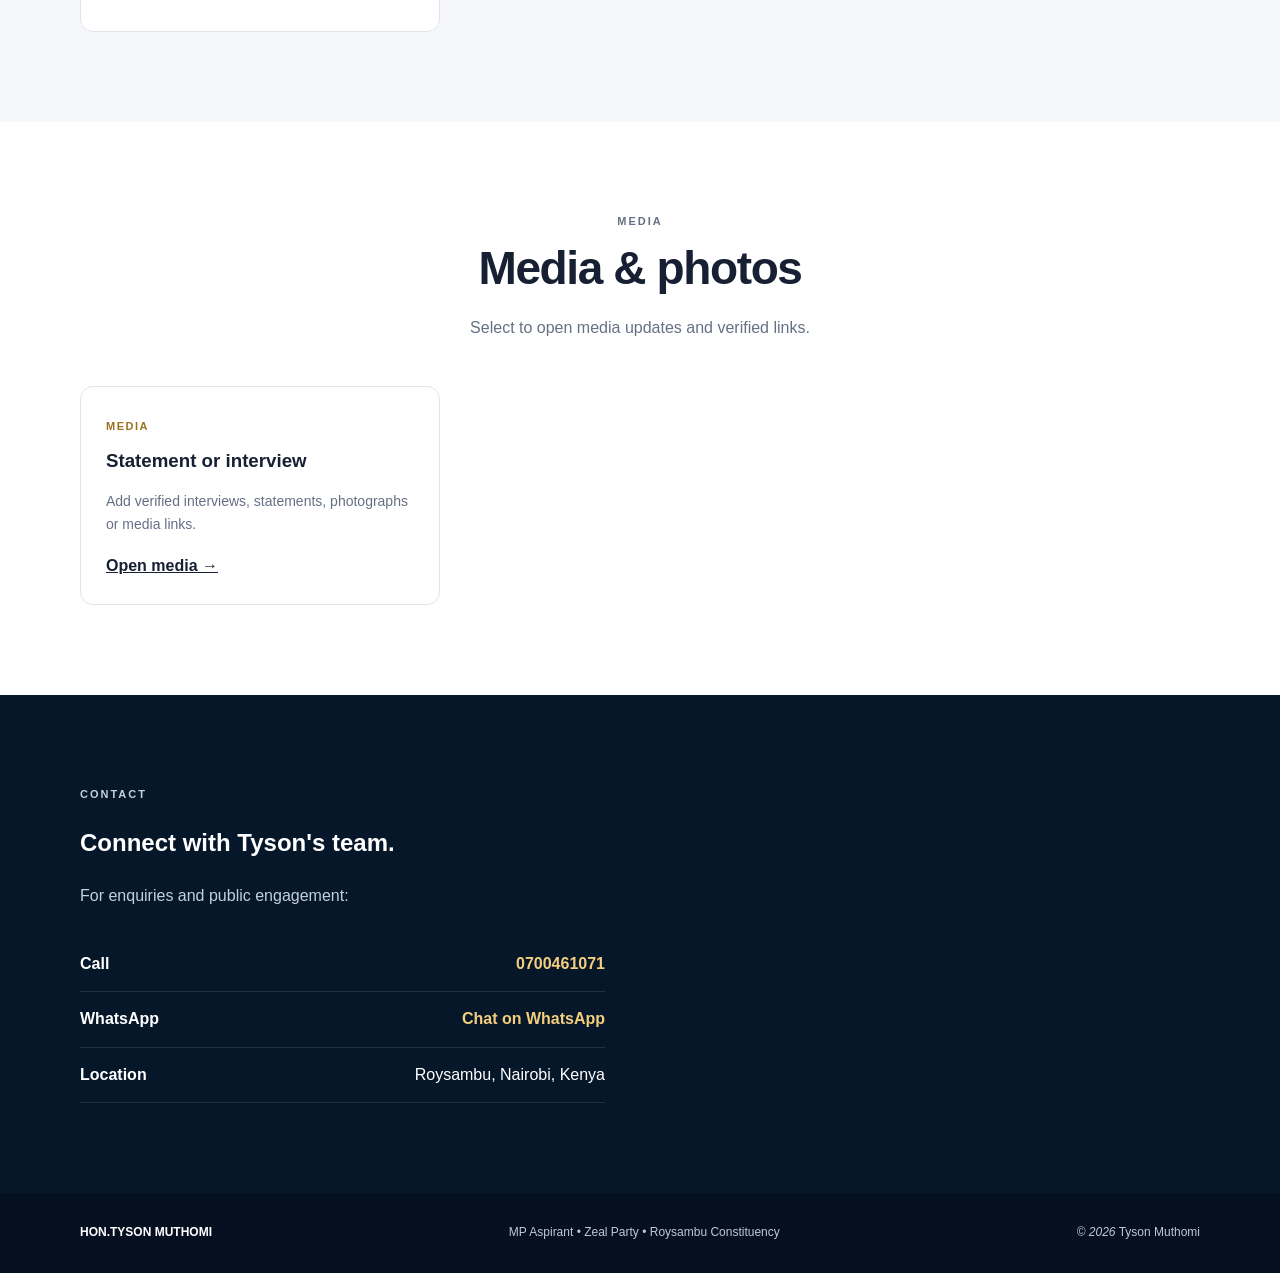
<file: updates.html>
<!DOCTYPE html>
<html lang="en">
<head>
<meta charset="UTF-8">
<meta name="viewport" content="width=device-width, initial-scale=1.0">
<meta name="description" content="News, events and media updates for Tyson Muthomi.">
<meta name="theme-color" content="#0b1f3a">
<title>News & Events | Hon. Tyson Muthomi</title>
<link rel="stylesheet" href="styles.css">
<style>
.clickable-card { display:block; color:inherit; text-decoration:none; cursor:pointer; }
.clickable-card .read-more { margin-top:16px; font-weight:700; text-decoration:underline; }
</style>
</head>
<body>
<header class="header">
  <div class="container nav-wrap">
    <a class="brand" href="index.html"><span class="logo">TM</span><span><b>HON.TYSON MUTHOMI</b><small>ZEAL PARTY • ROYSAMBU</small></span></a>
    <button class="menu" id="menu" aria-label="Open menu">☰</button>
    <nav id="nav">
      <a href="index.html">Home</a><a href="index.html#about">About</a><a href="index.html#career">Career</a>
      <a href="index.html#agenda">Agenda</a><a href="index.html#community">Community</a>
      <a href="updates.html">Updates</a><a href="index.html#contact">Contact</a>
    </nav>
  </div>
</header>

<main>
<section class="hero">
  <div class="container">
    <p class="eyebrow">ROYSAMBU CONSTITUENCY</p>
    <h1>News <span>& Events</span></h1>
    <h2>Updates from Tyson Muthomi</h2>
    <p class="lead">A public information page for verified news, public engagements, events and media appearances.</p>
  </div>
</section>

<section class="notice"><div class="container"><strong>Public information:</strong> Updates will be added using verified dates, locations, descriptions and media links.</div></section>

<section class="section" id="news">
  <div class="container">
    <div class="heading"><p class="eyebrow">NEWS</p><h2>Latest news</h2><p>Select an item to open its full update.</p></div>
    <div class="cards">
      <a class="clickable-card" href="news.html"><article><span>NEWS</span><h3>Campaign update</h3><p>Add verified news, announcements and public statements here.</p><div class="read-more">Open news →</div></article></a>
    </div>
  </div>
</section>

<section class="section alt" id="events">
  <div class="container">
    <div class="heading"><p class="eyebrow">EVENTS</p><h2>Upcoming events</h2><p>Select an event to see its details.</p></div>
    <div class="cards">
      <a class="clickable-card" href="events.html"><article><span>EVENT</span><h3>Public engagement</h3><p>Add the verified date, venue, time and event description.</p><div class="read-more">Open event →</div></article></a>
    </div>
  </div>
</section>

<section class="section" id="media">
  <div class="container">
    <div class="heading"><p class="eyebrow">MEDIA</p><h2>Media & photos</h2><p>Select to open media updates and verified links.</p></div>
    <div class="cards">
      <a class="clickable-card" href="media.html"><article><span>MEDIA</span><h3>Statement or interview</h3><p>Add verified interviews, statements, photographs or media links.</p><div class="read-more">Open media →</div></article></a>
    </div>
  </div>
</section>

<section class="contact" id="contact">
  <div class="container two-col">
    <div><p class="eyebrow light">CONTACT</p><h2>Connect with Tyson's team.</h2><p>For enquiries and public engagement:</p>
      <div class="contact-list">
        <div><b>Call</b><a href="tel:0700461071">0700461071</a></div>
        <div><b>WhatsApp</b><a href="https://wa.me/254700461071?text=Hello%20Tyson%20Muthomi" target="_blank" rel="noopener">Chat on WhatsApp</a></div>
        <div><b>Location</b><span>Roysambu, Nairobi, Kenya</span></div>
      </div>
    </div>
  </div>
</section>
</main>

<footer><div class="container footer"><b>HON.TYSON MUTHOMI</b><span>MP Aspirant • Zeal Party • Roysambu Constituency</span><span>© <i id="year"></i> Tyson Muthomi</span></div></footer>
<script src="script.js"></script>
</body></html>
</file>
<file: styles.css>
*{box-sizing:border-box}html{scroll-behavior:smooth}body{margin:0;font-family:Inter,Arial,Helvetica,sans-serif;color:#172033;line-height:1.65}a{text-decoration:none;color:inherit}.container{width:min(1120px,92%);margin:auto}.header{position:sticky;top:0;z-index:20;background:#0b1f3a;color:#fff;box-shadow:0 2px 16px #0002}.nav-wrap{min-height:74px;display:flex;align-items:center;justify-content:space-between}.brand{display:flex;align-items:center;gap:11px}.logo{width:44px;height:44px;border-radius:9px;background:#d6a84f;color:#0b1f3a;display:grid;place-items:center;font-weight:900}.brand b{display:block;letter-spacing:1px;font-size:14px}.brand small{display:block;font-size:10px;color:#cbd5e1;letter-spacing:1px}nav{display:flex;gap:23px;font-size:13px;font-weight:700}nav a:hover{color:#d6a84f}.menu{display:none;background:none;border:0;color:#fff;font-size:28px}.hero{background:linear-gradient(120deg,#07172a,#173c69);color:#fff;padding:95px 0}.hero-grid{display:grid;grid-template-columns:1.2fr .8fr;gap:70px;align-items:center}.eyebrow{font-size:11px;letter-spacing:2px;font-weight:900;color:#d6a84f;margin:0 0 12px}.hero h1{font-size:clamp(52px,8vw,88px);line-height:1;margin:10px 0}.hero h1 span{color:#d6a84f}.hero h2{font-size:21px}.lead{max-width:650px;color:#d8e2ee;font-size:17px}.actions{display:flex;gap:12px;flex-wrap:wrap;margin-top:28px}.btn{display:inline-flex;padding:12px 18px;border:1px solid #fff;border-radius:7px;font-weight:800;cursor:pointer}.primary{background:#d6a84f;color:#0b1f3a;border-color:#d6a84f}.outline{color:#fff}.outline:hover{background:#fff;color:#0b1f3a}.hero-photo{background:#c7ced8;border-radius:16px;overflow:hidden;box-shadow:0 18px 50px #0004}.hero-photo img{display:block;width:100%;height:500px;object-fit:cover;object-position:center top}.photo-caption{background:#0b1f3a;color:#fff;padding:13px;text-align:center;font-weight:800}.notice{background:#fff8df;border-bottom:1px solid #ead99f;padding:14px 0;font-size:13px}.section{padding:90px 0}.alt{background:#f5f7fa}.two-col{display:grid;grid-template-columns:1fr 1fr;gap:70px;align-items:start}.section h2,.quote h2{font-size:clamp(31px,4vw,46px);line-height:1.15;margin:5px 0 20px;letter-spacing:-.03em}.section p{color:#667085}.profile-card,.empty,form{background:#fff;border:1px solid #e1e6ed;border-radius:14px;padding:28px}.profile-card h3{margin-top:0}.profile-card div{padding:14px 0;border-bottom:1px solid #eee}.profile-card div:last-child{border:0}.profile-card span,.profile-card b{display:block}.profile-card span{font-size:12px;color:#667085}.heading{text-align:center;max-width:760px;margin:0 auto 45px}.timeline{max-width:850px;margin:auto;display:grid;gap:20px}.timeline article{background:#fff;border:1px solid #e1e6ed;border-radius:13px;padding:24px;border-left:5px solid #d6a84f}.timeline span,.cards span{font-size:11px;font-weight:900;letter-spacing:1.5px;color:#9a711e}.timeline h3{margin:6px 0 0;font-size:22px}.timeline h4{margin:0;color:#0b1f3a}.cards{display:grid;grid-template-columns:repeat(3,1fr);gap:20px}.cards article{border:1px solid #e1e6ed;border-radius:13px;padding:25px;background:#fff}.cards article:hover{box-shadow:0 15px 35px #0b1f3a12;transform:translateY(-3px);transition:.2s}.cards h3{margin:7px 0}.cards p{font-size:14px}.quote{background:#0b1f3a;color:#fff;padding:90px 0}.quote h2{max-width:850px}.quote p:last-child{color:#c7d3e0}.empty{min-height:220px}.empty strong{color:#9a711e}.contact{background:#07172a;color:#fff;padding:90px 0}.light{color:#f3cf7d}.contact p{color:#c4d0dd}.contact-list{margin-top:28px}.contact-list div{display:flex;justify-content:space-between;gap:20px;padding:14px 0;border-bottom:1px solid #ffffff1c}.contact-list a{color:#f3cf7d;font-weight:800}form label{display:block;color:#172033;font-size:13px;font-weight:800;margin-bottom:14px}input,textarea{display:block;width:100%;margin-top:6px;padding:12px;border:1px solid #ccd3dd;border-radius:7px;font:inherit}form small{display:block;color:#667085;margin-top:12px}footer{background:#04101f;color:#bdc9d7}.footer{padding:30px 0;display:flex;justify-content:space-between;gap:20px;flex-wrap:wrap;font-size:12px}.footer b{color:#fff}@media(max-width:850px){nav{display:none;position:absolute;top:74px;left:0;right:0;background:#0b1f3a;padding:20px;flex-direction:column}nav.open{display:flex}.menu{display:block}.hero-grid,.two-col{grid-template-columns:1fr;gap:40px}.hero-photo{max-width:460px}.cards{grid-template-columns:1fr 1fr}}@media(max-width:540px){.hero{padding:70px 0}.section,.contact,.quote{padding:65px 0}.cards{grid-template-columns:1fr}.hero-photo img{height:420px}.actions{flex-direction:column}.actions .btn{justify-content:center}.footer{flex-direction:column;text-align:center}.contact-list div{flex-direction:column;gap:4px}}
</file>
